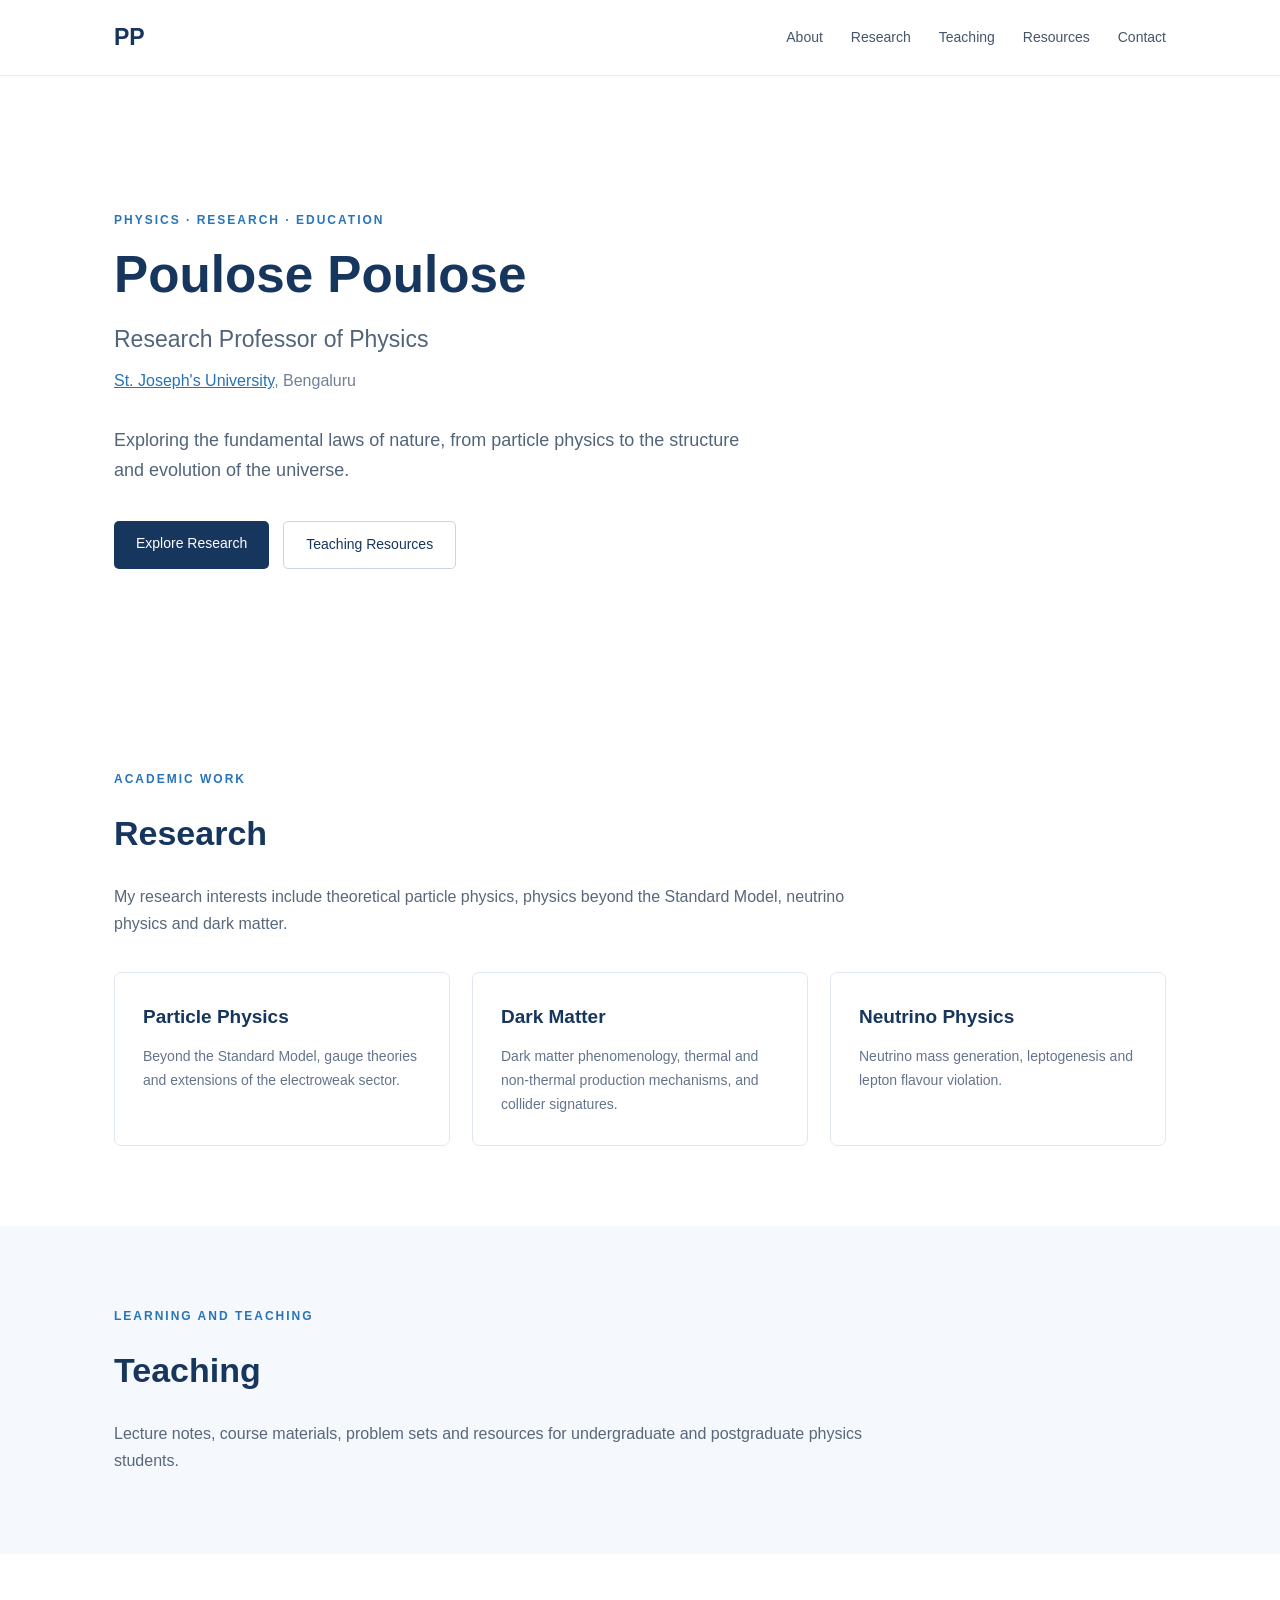
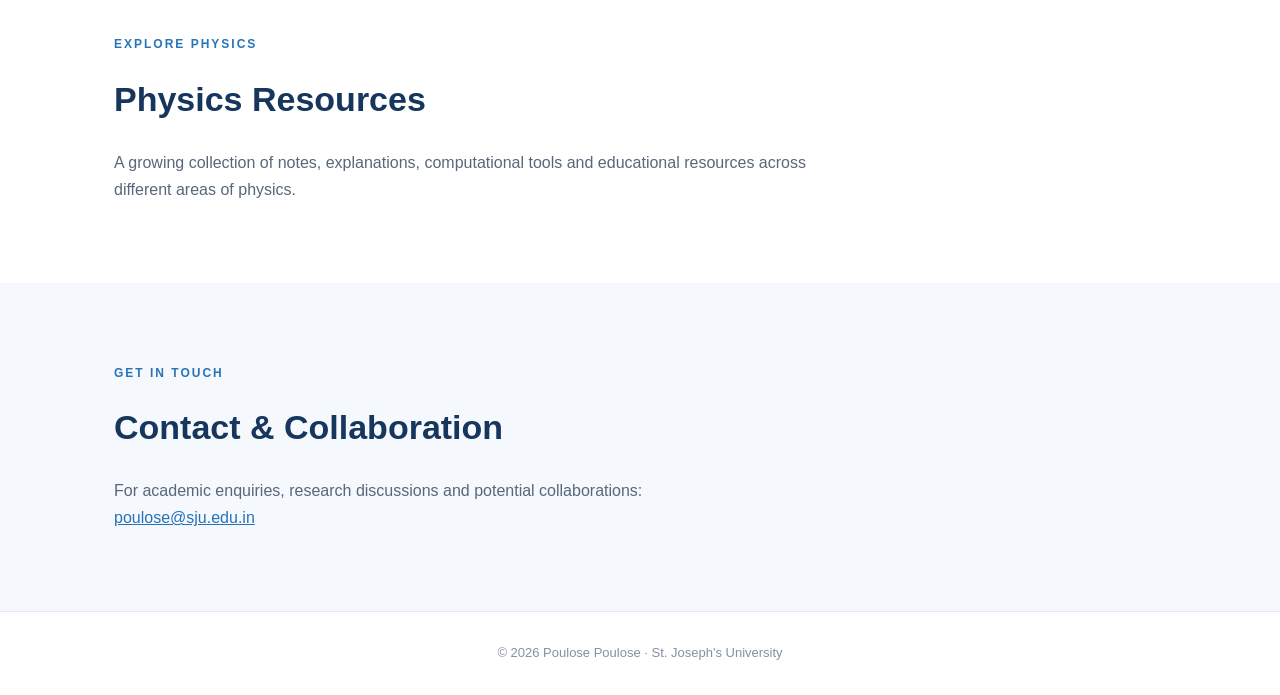
<file: index.html>
<!DOCTYPE html>
<html lang="en">

<head>
    <meta charset="UTF-8">
    <meta name="viewport"
          content="width=device-width, initial-scale=1.0">

    <title>Poulose Poulose | Physics</title>

    <meta name="description"
          content="Academic website of Poulose Poulose,
          Research Professor of Physics at St. Joseph's University,
          Bengaluru.">

    <link rel="stylesheet" href="style.css">
</head>

<body>

    <header>
        <nav class="navbar">
            <a href="index.html" class="logo">PP</a>

            <div class="nav-links">
                <a href="#about">About</a>
                <a href="#research">Research</a>
                <a href="#teaching">Teaching</a>
                <a href="#resources">Resources</a>
                <a href="#contact">Contact</a>
            </div>
        </nav>
    </header>

    <main>

        <section class="hero" id="about">

            <p class="eyebrow">PHYSICS · RESEARCH · EDUCATION</p>

            <h1>Poulose Poulose</h1>

            <h2>Research Professor of Physics</h2>

            <p class="affiliation">
                <a href="https://www.sju.edu.in/school-of-physical-sciences/department-of-physics/department-of-physics"> St. Joseph's University</a>, Bengaluru
            </p>

            <p class="intro">
                Exploring the fundamental laws of nature,
                from particle physics 
                to the structure and evolution of the universe.
            </p>

            <div class="hero-links">
                <a href="#research" class="primary-button">
                    Explore Research
                </a>
                <a href="#teaching" class="secondary-button">
                    Teaching Resources
                </a>
            </div>

        </section>

        <section class="content-section" id="research">

            <p class="eyebrow">ACADEMIC WORK</p>
            <h2>Research</h2>

            <p>
                My research interests include theoretical particle
                physics, physics beyond the Standard Model,
                neutrino physics and dark matter.
            </p>

            <div class="card-grid">

                <article class="info-card">
                    <h3>Particle Physics</h3>
                    <p>
                        Beyond the Standard Model, gauge theories
                        and extensions of the electroweak sector.
                    </p>
                </article>

                <article class="info-card">
                    <h3>Dark Matter</h3>
                    <p>
                        Dark matter phenomenology, thermal and
                        non-thermal production mechanisms,
                        and collider signatures.
                    </p>
                </article>

                <article class="info-card">
                    <h3>Neutrino Physics</h3>
                    <p>
                        Neutrino mass generation, leptogenesis
                        and lepton flavour violation.
                    </p>
                </article>

            </div>

        </section>

        <section class="content-section alternate"
                 id="teaching">

            <p class="eyebrow">LEARNING AND TEACHING</p>
            <h2>Teaching</h2>

            <p>
                Lecture notes, course materials, problem sets
                and resources for undergraduate and postgraduate
                physics students.
            </p>

        </section>

        <section class="content-section" id="resources">

            <p class="eyebrow">EXPLORE PHYSICS</p>
            <h2>Physics Resources</h2>

            <p>
                A growing collection of notes, explanations,
                computational tools and educational resources
                across different areas of physics.
            </p>

        </section>

        <section class="content-section alternate"
                 id="contact">

            <p class="eyebrow">GET IN TOUCH</p>
            <h2>Contact & Collaboration</h2>

            <p>
                For academic enquiries, research discussions
                and potential collaborations:
            </p>

            <p>
                <a href="mailto:poulose@sju.edu.in">
                    poulose@sju.edu.in
                </a>
            </p>

        </section>

    </main>

    <footer>
        <p>
            © 2026 Poulose Poulose · St. Joseph's University
        </p>
    </footer>

</body>
</html>
</file>
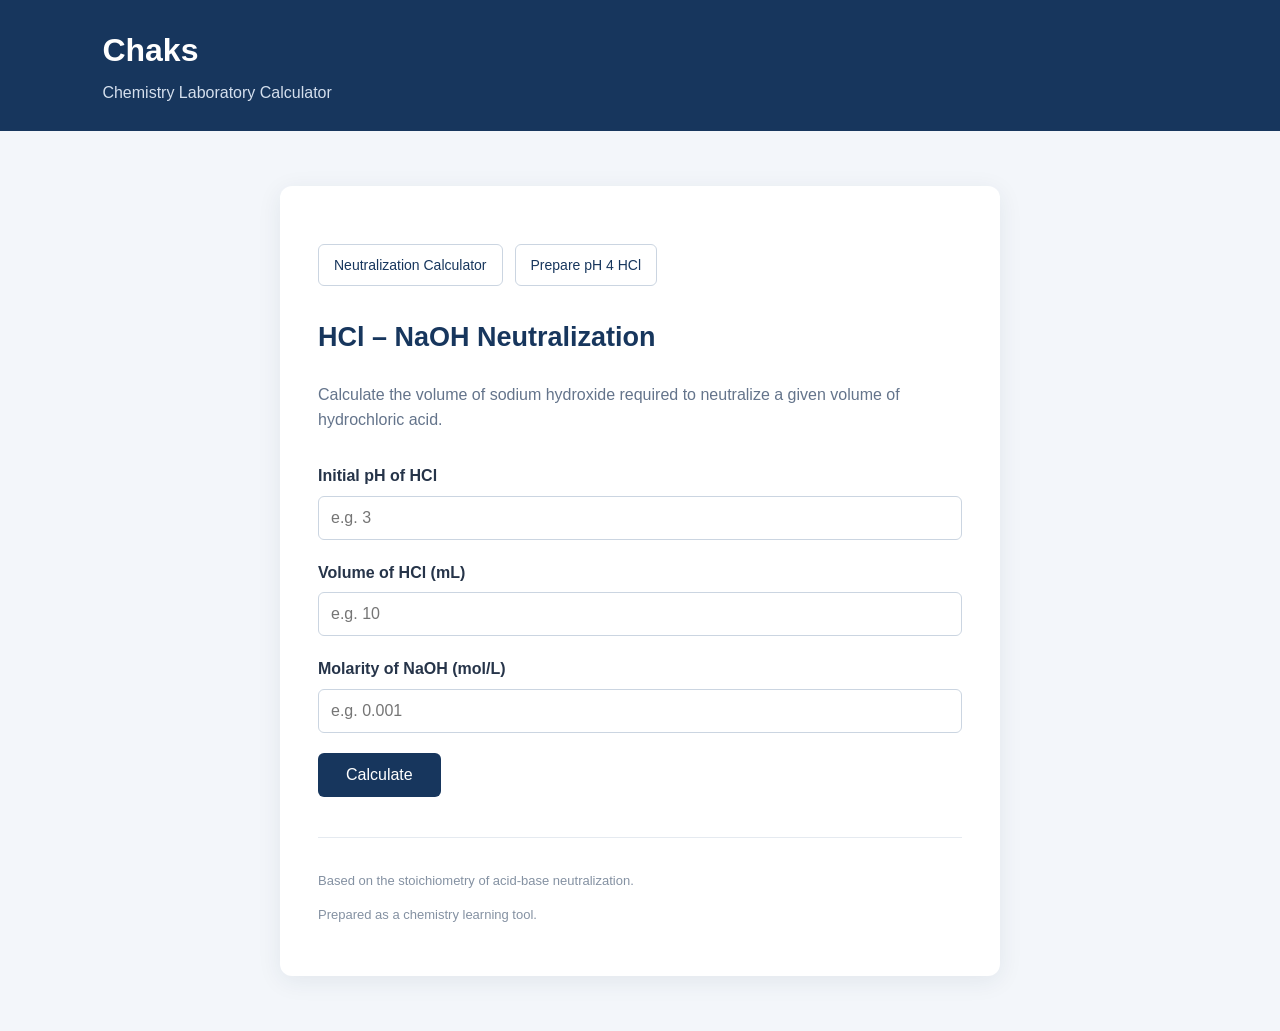
<file: chaks/index.html>
<!DOCTYPE html>
<html lang="en">

<head>
    <meta charset="UTF-8">
    <meta name="viewport"
          content="width=device-width, initial-scale=1.0">

    <title>Chaks | Neutralization Calculator</title>

    <link rel="stylesheet" href="style.css">
</head>

<body>

    <header>
        <h1>Chaks</h1>
        <p>Chemistry Laboratory Calculator</p>
    </header>
    
    <main>

    <div class="tool-links">
    <a href="index.html">Neutralization Calculator</a>
    <a href="prepare-hcl.html">Prepare pH 4 HCl</a>
    </div>

        <h2>HCl – NaOH Neutralization</h2>

        <p class="intro">
            Calculate the volume of sodium hydroxide
            required to neutralize a given volume
            of hydrochloric acid.
        </p>

        <div class="input-group">
            <label for="ph">Initial pH of HCl</label>
            <input type="number" id="ph"
                   min="0" max="14" step="any"
                   placeholder="e.g. 3">
        </div>

        <div class="input-group">
            <label for="volume">Volume of HCl (mL)</label>
            <input type="number" id="volume"
                   min="0" step="any"
                   placeholder="e.g. 10">
        </div>

        <div class="input-group">
            <label for="molarity">Molarity of NaOH (mol/L)</label>
            <input type="number" id="molarity"
                   min="0" step="any"
                   placeholder="e.g. 0.001">
        </div>

        <button onclick="calculate()">
            Calculate
        </button>

        <div id="result" class="result"></div>

        <footer>
            <p>
                Based on the stoichiometry of
                acid-base neutralization.
            </p>
            <p>Prepared as a chemistry learning tool.</p>
        </footer>

    </main>

    <script src="script.js"></script>

</body>
</html>
</file>
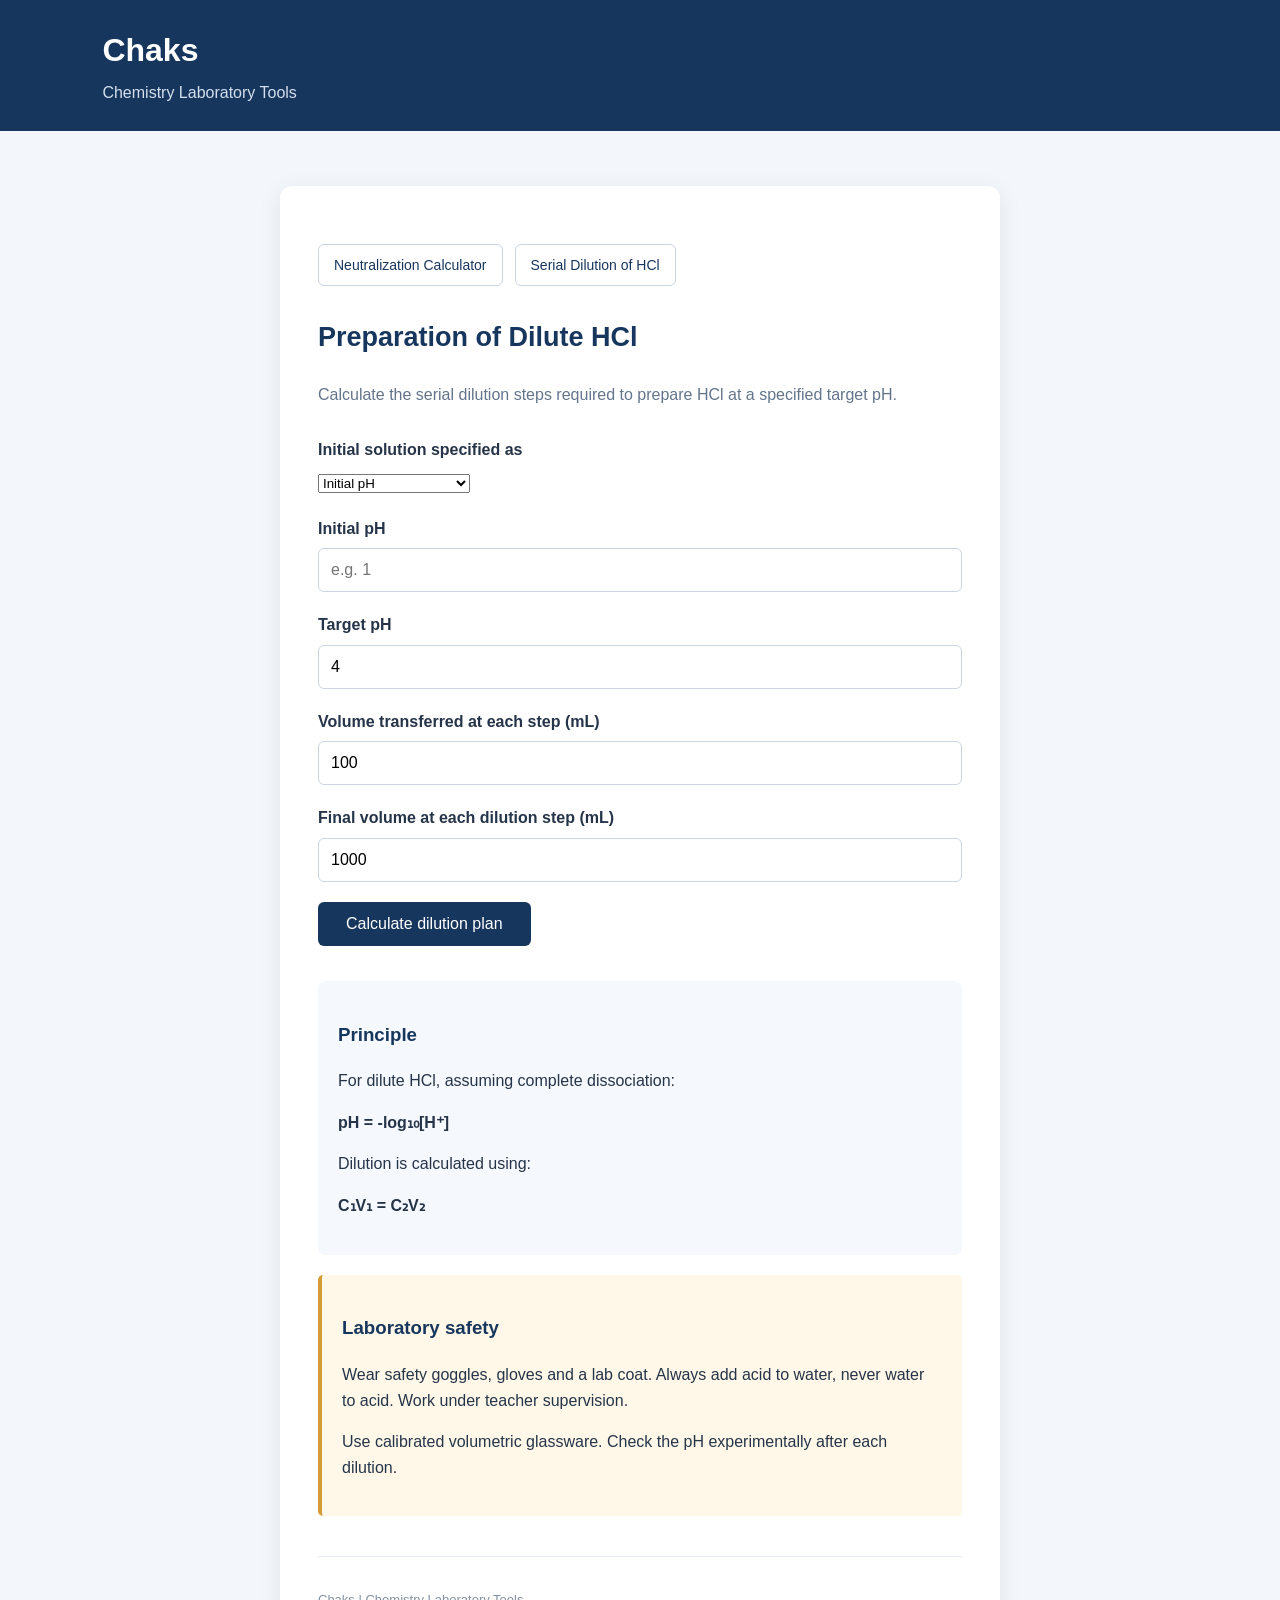
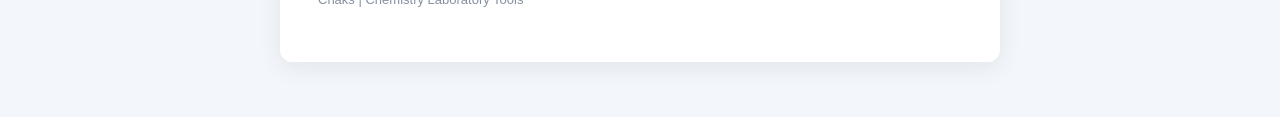
<file: chaks/prepare-hcl.html>
<!DOCTYPE html>
<html lang="en">

<head>
    <meta charset="UTF-8">
    <meta name="viewport"
          content="width=device-width, initial-scale=1.0">

    <title>Chaks | Serial Dilution of HCl</title>
    <link rel="stylesheet" href="style.css">
</head>

<body>

<header>
    <h1>Chaks</h1>
    <p>Chemistry Laboratory Tools</p>
</header>

<main>

    <div class="tool-links">
        <a href="index.html">Neutralization Calculator</a>
        <a href="prepare-hcl.html">Serial Dilution of HCl</a>
    </div>

    <h2>Preparation of Dilute HCl</h2>

    <p class="intro">
        Calculate the serial dilution steps required
        to prepare HCl at a specified target pH.
    </p>

    <div class="input-group">
        <label>Initial solution specified as</label>
        <select id="inputMode" onchange="changeMode()">
            <option value="ph">Initial pH</option>
            <option value="concentration">HCl concentration (M)</option>
        </select>
    </div>

    <div class="input-group" id="phGroup">
        <label for="initialPH">Initial pH</label>
        <input type="number" id="initialPH"
               step="any" placeholder="e.g. 1">
    </div>

    <div class="input-group" id="concentrationGroup"
         style="display:none">
        <label for="initialC">Initial HCl concentration (M)</label>
        <input type="number" id="initialC"
               min="0" step="any" placeholder="e.g. 0.1">
    </div>

    <div class="input-group">
        <label for="targetPH">Target pH</label>
        <input type="number" id="targetPH"
               value="4" step="any">
    </div>

    <div class="input-group">
        <label for="transferVolume">
            Volume transferred at each step (mL)
        </label>
        <input type="number" id="transferVolume"
               value="100" min="0" step="any">
    </div>

    <div class="input-group">
        <label for="finalVolume">
            Final volume at each dilution step (mL)
        </label>
        <input type="number" id="finalVolume"
               value="1000" min="0" step="any">
    </div>

    <button onclick="calculateDilution()">
        Calculate dilution plan
    </button>

    <div id="result" class="result"></div>

    <section class="notes">
        <h3>Principle</h3>
        <p>
            For dilute HCl, assuming complete dissociation:
        </p>
        <p><strong>pH = -log₁₀[H⁺]</strong></p>
        <p>
            Dilution is calculated using:
        </p>
        <p><strong>C₁V₁ = C₂V₂</strong></p>
    </section>

    <section class="safety">
        <h3>Laboratory safety</h3>
        <p>
            Wear safety goggles, gloves and a lab coat.
            Always add acid to water, never water to acid.
            Work under teacher supervision.
        </p>
        <p>
            Use calibrated volumetric glassware.
            Check the pH experimentally after each dilution.
        </p>
    </section>

    <footer>
        <p>Chaks | Chemistry Laboratory Tools</p>
    </footer>

</main>

<script src="prepare-hcl.js"></script>

</body>
</html>
</file>
<file: style.css>
/* General settings */

* {
    margin: 0;
    padding: 0;
    box-sizing: border-box;
}

html {
    scroll-behavior: smooth;
}

body {
    font-family: -apple-system, BlinkMacSystemFont,
                 "Segoe UI", sans-serif;
    color: #263449;
    background: #ffffff;
    line-height: 1.7;
     padding-top: 100px;
}

/* Navigation */

header {
    position: fixed;
    top: 0;
    left: 0;
    width: 100%;
    z-index: 1000;
    border-bottom: 1px solid #e5eaf0;
    background: #ffffff;
}

.navbar {
    max-width: 1100px;
    margin: auto;
    padding: 18px 24px;
    display: flex;
    justify-content: space-between;
    align-items: center;
}

.logo {
    font-size: 23px;
    font-weight: 700;
    color: #17365d;
    text-decoration: none;
}

.nav-links {
    display: flex;
    gap: 28px;
}

.nav-links a {
    color: #45556b;
    text-decoration: none;
    font-size: 14px;
}

.nav-links a:hover {
    color: #2672b8;
}

/* Main introduction */

.hero {
    max-width: 1100px;
    margin: auto;
    padding: 110px 24px 120px;
}

.eyebrow {
    color: #2874b8;
    font-size: 12px;
    font-weight: 700;
    letter-spacing: 2px;
    margin-bottom: 16px;
}

.hero h1 {
    font-size: clamp(42px, 4vw, 64px);
    color: #17365d;
    line-height: 1.15;
    margin-bottom: 15px;
}

.hero h2 {
    font-size: 23px;
    font-weight: 500;
    color: #52647a;
}

.affiliation {
    color: #718096;
    margin-top: 8px;
}

.intro {
    max-width: 650px;
    font-size: 18px;
    margin-top: 30px;
    color: #52647a;
}

/* Buttons */

.hero-links {
    display: flex;
    gap: 14px;
    margin-top: 35px;
    flex-wrap: wrap;
}

.primary-button,
.secondary-button {
    display: inline-block;
    padding: 11px 22px;
    border-radius: 5px;
    text-decoration: none;
    font-size: 14px;
}

.primary-button {
    background: #17365d;
    color: white;
}

.secondary-button {
    border: 1px solid #cbd5e1;
    color: #17365d;
}

/* Content sections */

.content-section {
    padding: 80px 24px;
    max-width: 1100px;
    margin: auto;
}

.content-section h2 {
    font-size: 34px;
    color: #17365d;
    margin-bottom: 20px;
}

.content-section > p:not(.eyebrow) {
    max-width: 750px;
    color: #58677a;
}

.alternate {
    max-width: none;
    background: #f5f8fc;
    padding-left: max(24px, calc((100% - 1052px) / 2));
    padding-right: max(24px, calc((100% - 1052px) / 2));
}

/* Research cards */

.card-grid {
    display: grid;
    grid-template-columns: repeat(3, 1fr);
    gap: 22px;
    margin-top: 35px;
}

.info-card {
    padding: 28px;
    border: 1px solid #e1e8f0;
    border-radius: 7px;
    background: white;
}

.info-card h3 {
    color: #17365d;
    font-size: 19px;
    margin-bottom: 12px;
}

.info-card p {
    font-size: 14px;
    color: #64748b;
}

/* Contact and footer */

a {
    color: #2672b8;
}

footer {
    text-align: center;
    padding: 30px 20px;
    border-top: 1px solid #e5eaf0;
    color: #8491a2;
    font-size: 13px;
}

/* Mobile layout */

@media (max-width: 700px) {

    .navbar {
        flex-direction: column;
        gap: 15px;
    }

    .nav-links {
        gap: 14px;
        flex-wrap: wrap;
        justify-content: center;
    }

    .hero {
        padding-top: 75px;
        padding-bottom: 80px;
    }

    .card-grid {
        grid-template-columns: 1fr;
    }

    .content-section {
        padding-top: 60px;
        padding-bottom: 60px;
    }
}
</file>
<file: chaks/style.css>
* {
    box-sizing: border-box;
}

body {
    margin: 0;
    font-family: -apple-system, BlinkMacSystemFont,
                 "Segoe UI", sans-serif;
    background: #f3f6fa;
    color: #263449;
    line-height: 1.6;
}

header {
    background: #17365d;
    color: white;
    padding: 25px 8%;
}

header h1 {
    margin: 0;
    font-size: 32px;
}

header p {
    margin: 4px 0 0;
    color: #d4dfed;
}

main {
    max-width: 720px;
    margin: 55px auto;
    padding: 38px;
    background: white;
    border-radius: 12px;
    box-shadow: 0 5px 24px rgba(20, 45, 75, 0.08);
}

h2 {
    color: #17365d;
    font-size: 27px;
    margin-top: 0;
}

.intro {
    color: #64748b;
    margin-bottom: 30px;
}

.input-group {
    margin-bottom: 20px;
}

label {
    display: block;
    font-weight: 600;
    margin-bottom: 7px;
}

input {
    width: 100%;
    padding: 12px;
    border: 1px solid #cbd5e1;
    border-radius: 6px;
    font-size: 16px;
}

input:focus {
    outline: none;
    border-color: #2672b8;
    box-shadow: 0 0 0 3px rgba(38, 114, 184, 0.12);
}

button {
    background: #17365d;
    color: white;
    border: none;
    border-radius: 6px;
    padding: 13px 28px;
    font-size: 16px;
    cursor: pointer;
}

button:hover {
    background: #245080;
}

.result {
    margin-top: 25px;
    padding: 20px;
    background: #eef5fb;
    border-left: 4px solid #2672b8;
    border-radius: 5px;
    display: none;
}

.result h3 {
    color: #17365d;
    margin-top: 0;
}

.result-value {
    font-size: 30px;
    font-weight: 700;
    color: #17365d;
}

footer {
    margin-top: 40px;
    padding-top: 20px;
    border-top: 1px solid #e5eaf0;
    color: #8491a2;
    font-size: 13px;
}

@media (max-width: 600px) {
    main {
        margin: 25px 14px;
        padding: 24px;
    }
}
.tool-links {
    display: flex;
    gap: 12px;
    flex-wrap: wrap;
    margin: 20px 0 30px;
}

.tool-links a {
    text-decoration: none;
    padding: 9px 15px;
    border: 1px solid #cbd5e1;
    border-radius: 6px;
    color: #17365d;
    font-size: 14px;
}

.tool-links a:hover {
    background: #eef5fb;
}

.notes {
    margin-top: 35px;
    padding: 20px;
    background: #f5f8fc;
    border-radius: 7px;
}

.safety {
    margin-top: 20px;
    padding: 20px;
    background: #fff8e8;
    border-left: 4px solid #d49b36;
    border-radius: 5px;
}

.notes h3,
.safety h3 {
    color: #17365d;
}
</file>
